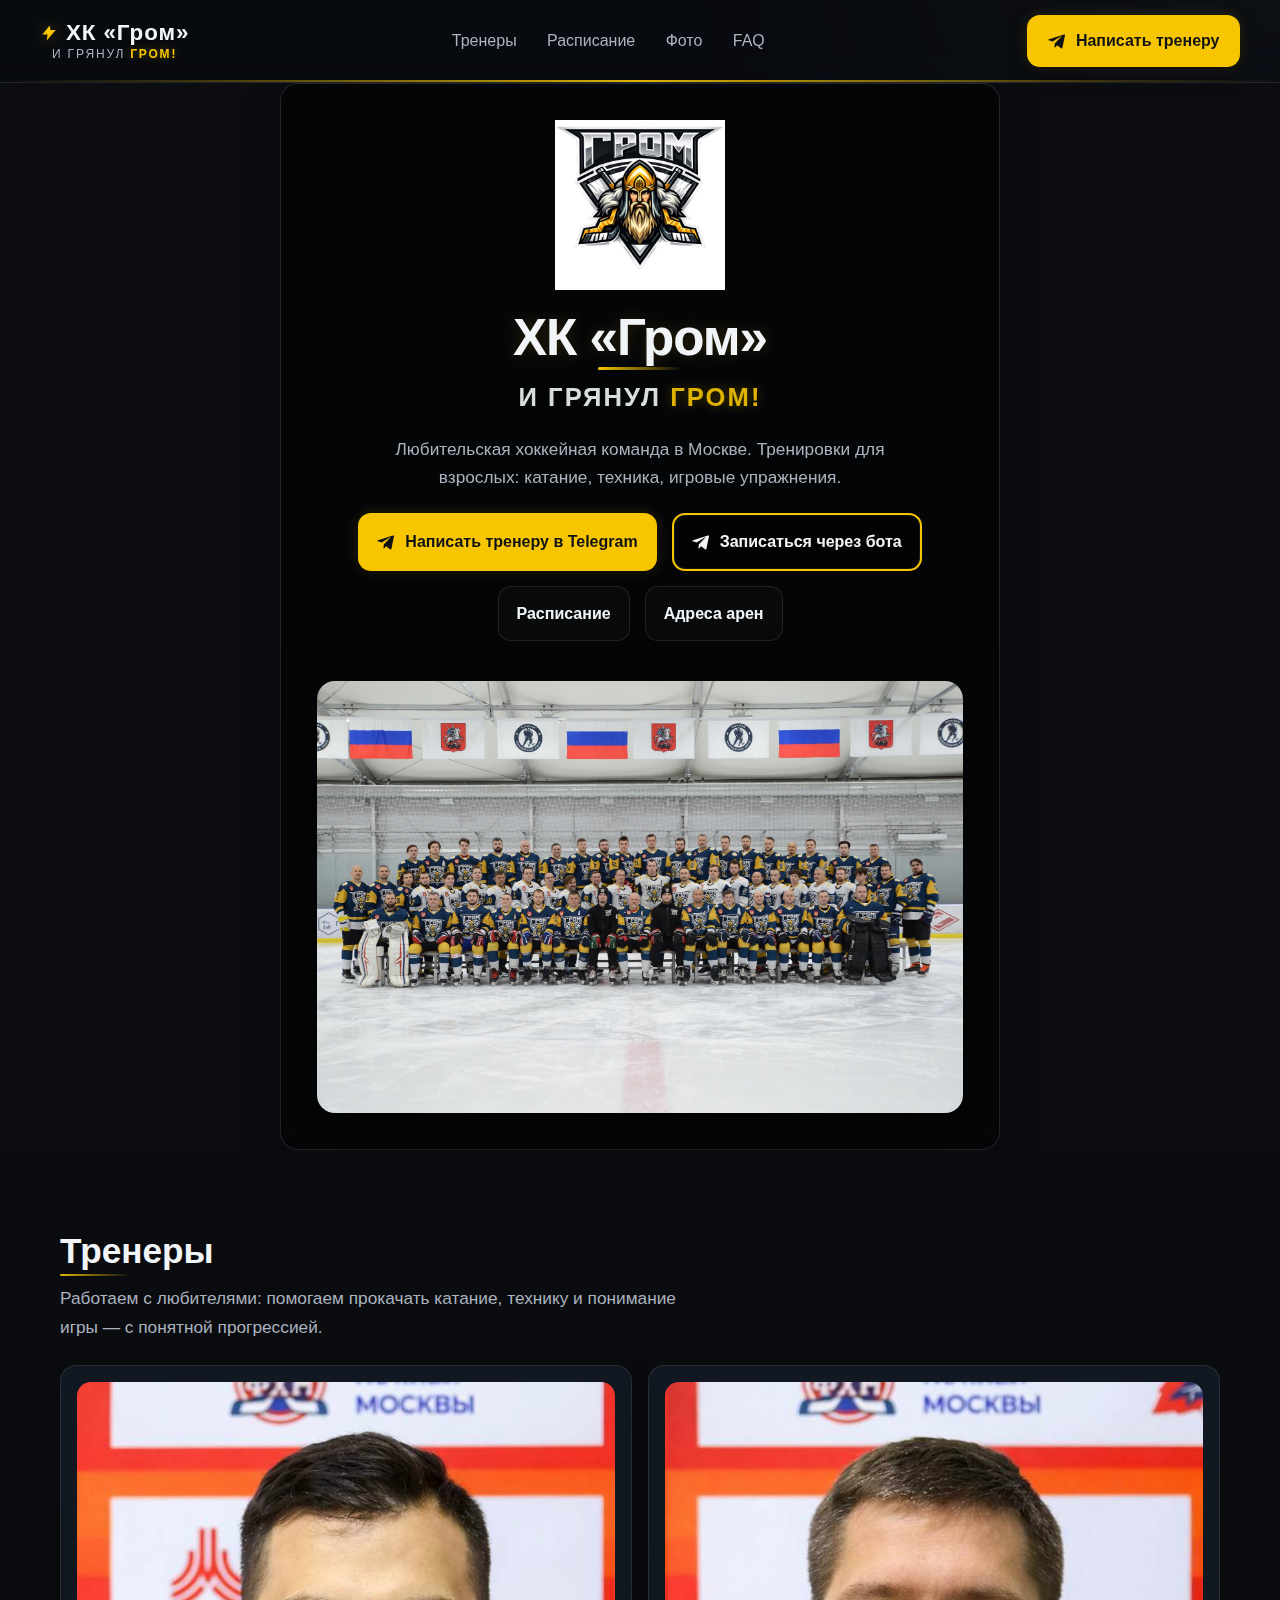
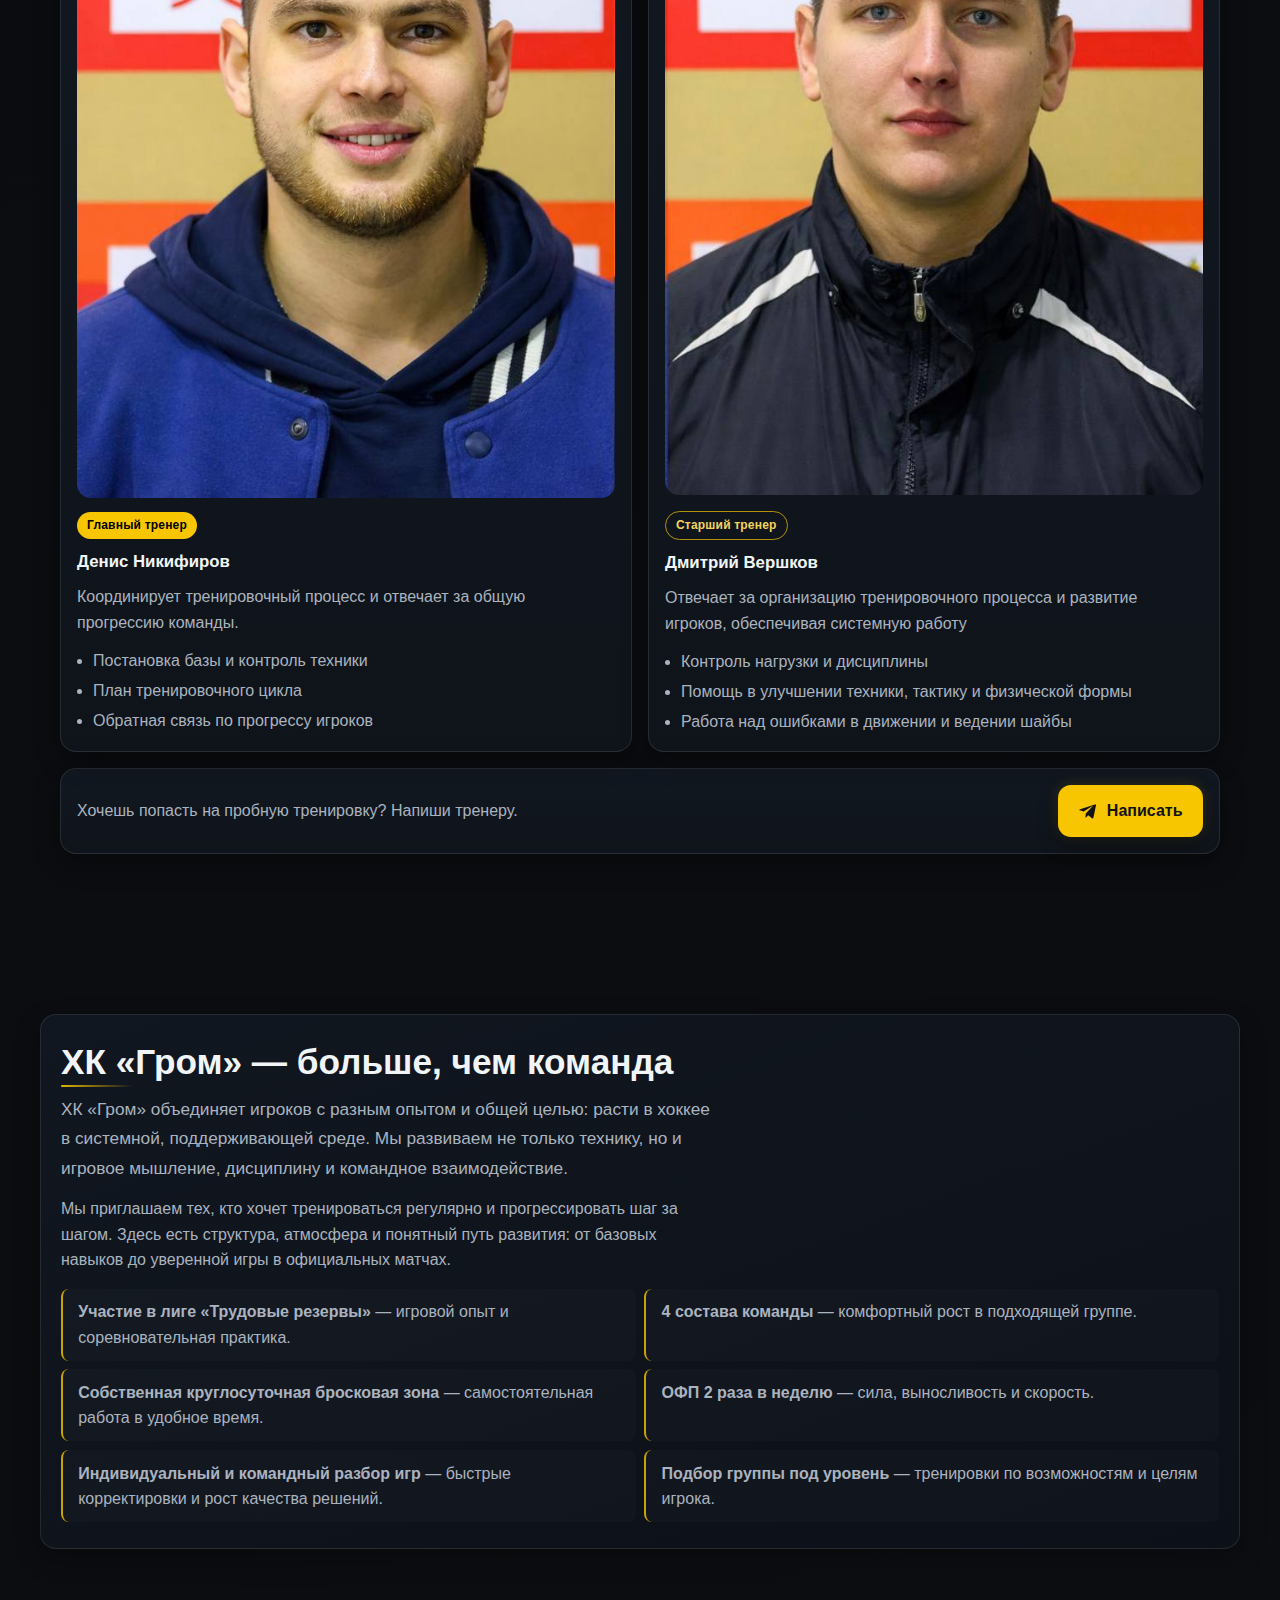
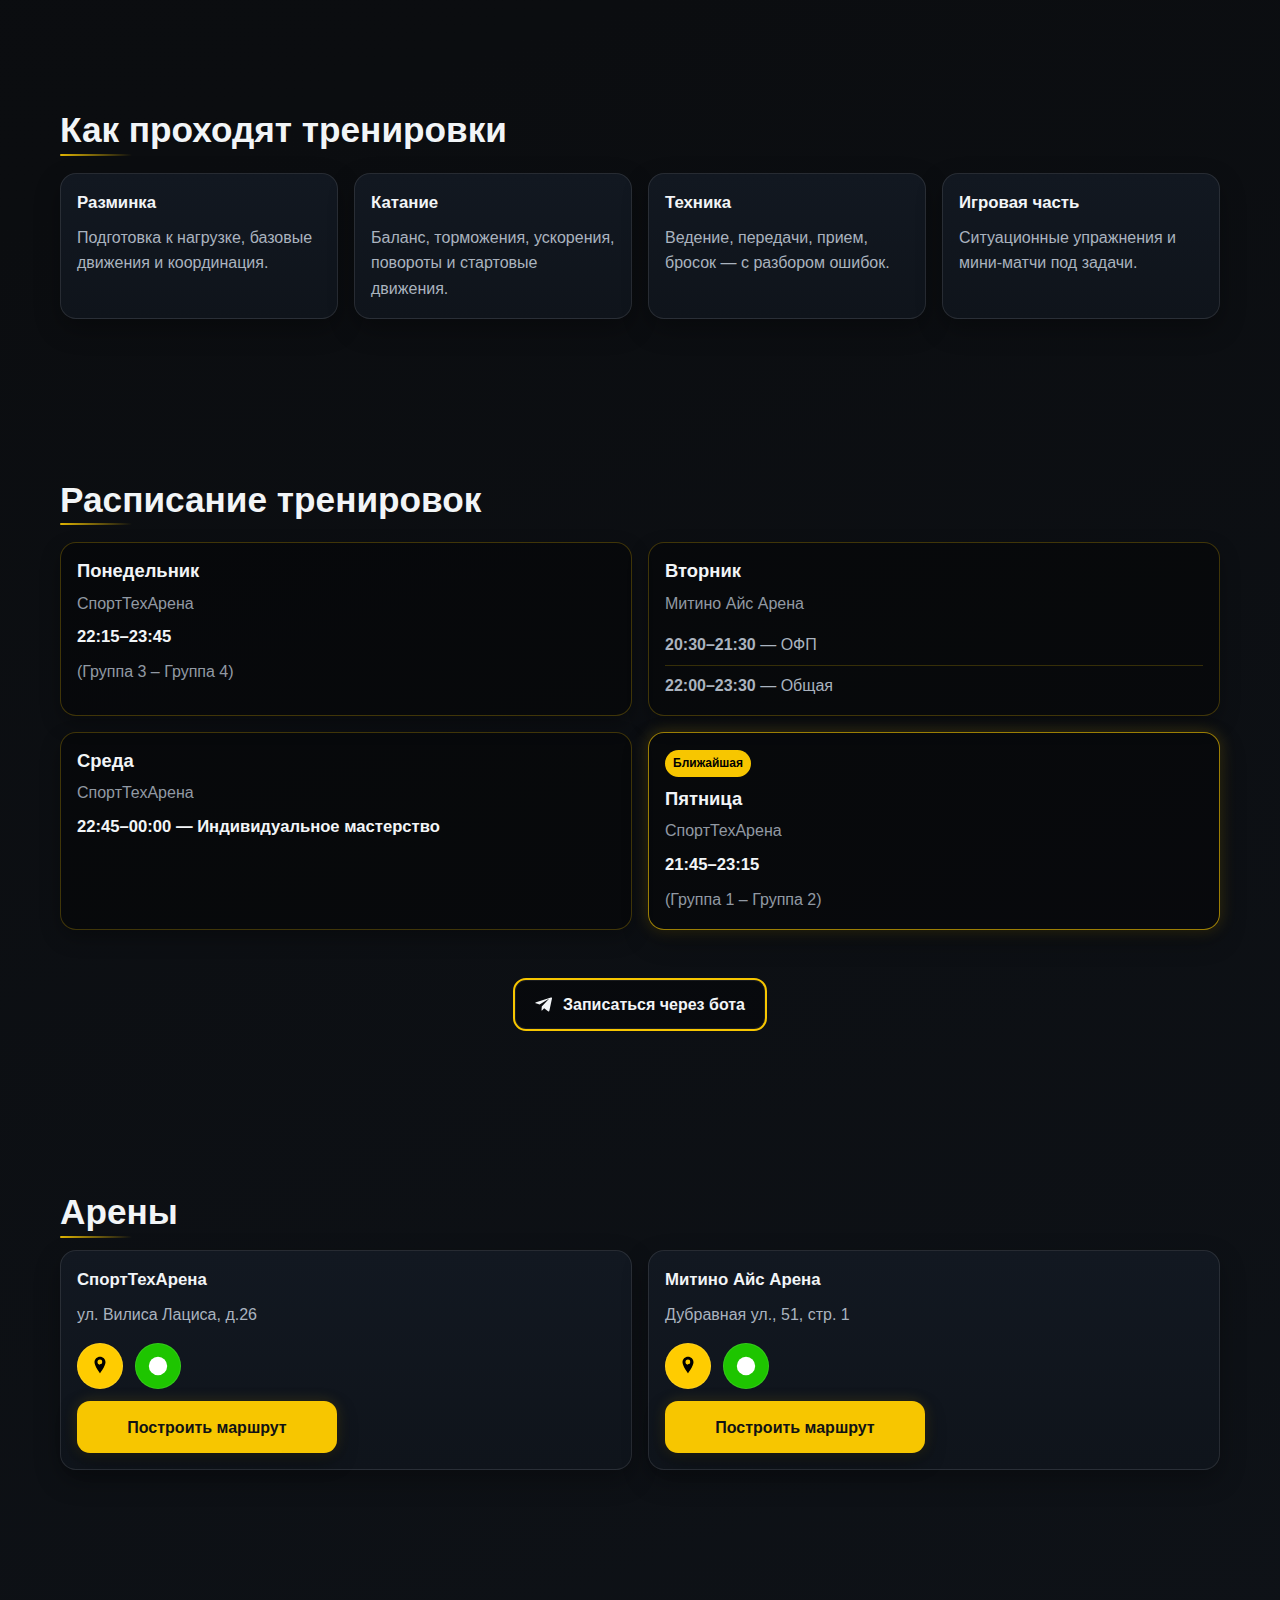
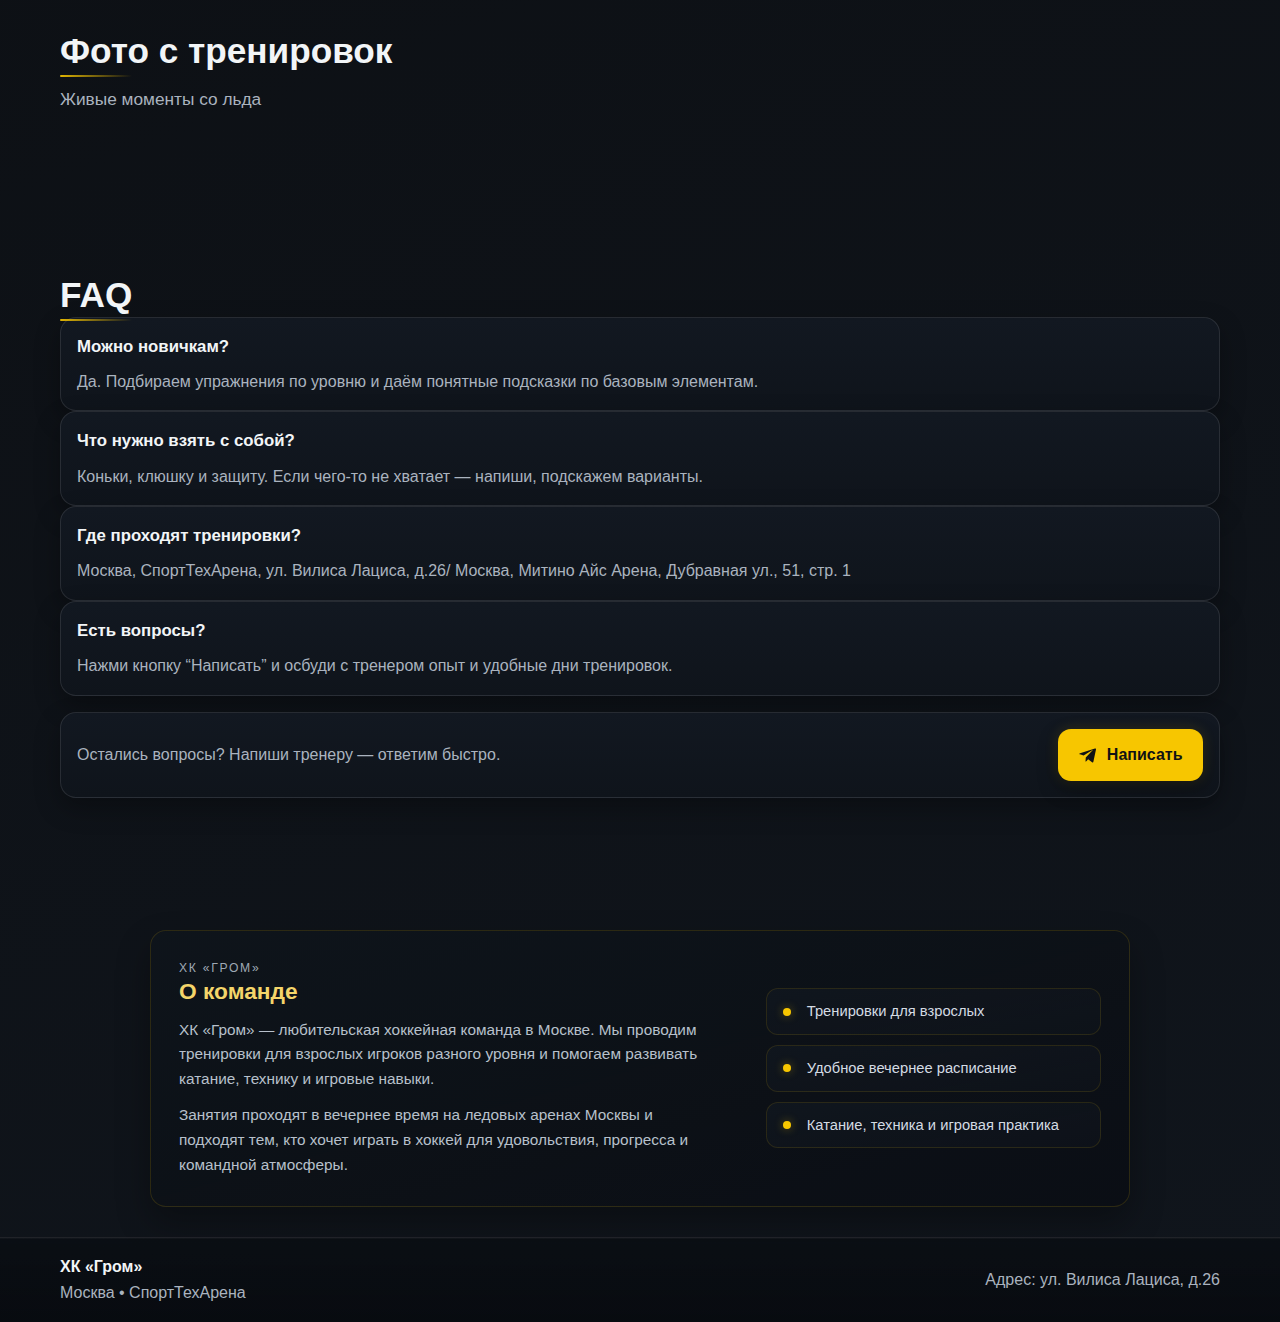
<file: index.html>
<!doctype html>
<html lang="ru">
<head>
  <meta charset="UTF-8">
  <meta name="viewport" content="width=device-width, initial-scale=1.0">
  <title>ХК «Гром» — Любительский хоккейный клуб | Тренировки в Москве</title>
  <meta name="description" content="ХК «Гром» — любительский хоккейный клуб. Расписание тренировок, тренеры, фото с тренировок, запись через Telegram.">
  <meta name="keywords" content="ХК Гром, хоккей Москва, любительский хоккей, тренировки хоккей, хоккейная команда Москва">
  <meta name="robots" content="index, follow">
  <link rel="canonical" href="https://iliagvozdiuk-collab.github.io/hcgrom/">
  <meta property="og:title" content="ХК «Гром» — Любительский хоккейный клуб">
  <meta property="og:description" content="Расписание тренировок, тренеры и запись через Telegram.">
  <meta property="og:type" content="website">
  <meta property="og:url" content="https://iliagvozdiuk-collab.github.io/hcgrom/">
  <meta property="og:image" content="https://iliagvozdiuk-collab.github.io/hcgrom/assets/og.jpg">
  <meta name="theme-color" content="#0b0b0b">
  <meta name="twitter:card" content="summary_large_image">
  <meta name="twitter:title" content="ХК «Гром» — Любительская хоккейная команда в Москве">
  <meta name="twitter:description" content="Тренировки для взрослых: катание, техника, игровые упражнения. Расписание и запись на тренировки.">
  <meta name="twitter:image" content="https://iliagvozdiuk-collab.github.io/mylanding/assets/training/01.jpg">
  <link rel="icon" type="image/png" href="assets/favicon.png">
  <link rel="shortcut icon" href="assets/favicon.png">
  <link rel="apple-touch-icon" href="assets/favicon.png">
  <link rel="stylesheet" href="styles.css">
  <script>
    const TG_COACH_USERNAME = "hcgrom";
    const TG_BOT_USERNAME = "hcgrom_bot";

    const TG_COACH_TEXT = "🏒 Привет! Хочу уточнить детали по тренировкам ХК «Гром».\nМой уровень: ...";

    const TG_BOT_TEXT = "🏒 Хочу записаться на тренировку ХК «Гром».\nМой уровень: ...\nУдобные дни: ...";

    const TG_COACH_LINK = `https://t.me/${TG_COACH_USERNAME}?text=${encodeURIComponent(TG_COACH_TEXT)}`;
    const TG_BOT_LINK = `https://t.me/${TG_BOT_USERNAME}`;

    document.addEventListener("DOMContentLoaded", () => {
      document.querySelectorAll("[data-telegram-coach]").forEach((link) => {
        link.href = TG_COACH_LINK;
      });

      document.querySelectorAll("[data-telegram-bot]").forEach((link) => {
        link.href = TG_BOT_LINK;
      });

      const heroImage = document.querySelector(".hero-image");
      const lightbox = document.querySelector("#lightbox");
      const lightboxImage = lightbox ? lightbox.querySelector(".lightbox__img") : null;
      const lightboxOverlay = lightbox ? lightbox.querySelector(".lightbox__overlay") : null;
      const lightboxClose = lightbox ? lightbox.querySelector(".lightbox__close") : null;

      const openLightbox = () => {
        if (!heroImage || !lightbox || !lightboxImage) {
          return;
        }

        lightboxImage.src = heroImage.src;
        lightboxImage.alt = heroImage.alt || "";
        document.body.style.overflow = "hidden";
        document.body.classList.add("is-lightbox-open");
        lightbox.hidden = false;
      };

      const closeLightbox = () => {
        if (!lightbox || !lightboxImage) {
          return;
        }

        document.body.style.overflow = "";
        document.body.classList.remove("is-lightbox-open");
        lightbox.hidden = true;
        lightboxImage.src = "";
      };

      if (heroImage && lightbox && lightboxImage) {
        heroImage.addEventListener("click", openLightbox);

        if (lightboxOverlay) {
          lightboxOverlay.addEventListener("click", closeLightbox);
        }

        if (lightboxClose) {
          lightboxClose.addEventListener("click", closeLightbox);
        }

        document.addEventListener("keydown", (event) => {
          if (event.key === "Escape" && !lightbox.hidden) {
            closeLightbox();
          }
        });
      }

      const gallery = document.querySelector(".gallery");
      const galleryTrack = gallery ? gallery.querySelector(".gallery__track") : null;
      const gallerySlides = galleryTrack ? Array.from(galleryTrack.querySelectorAll(".gallery__slide")) : [];
      const prevBtn = gallery ? gallery.querySelector(".gallery__btn--prev") : null;
      const nextBtn = gallery ? gallery.querySelector(".gallery__btn--next") : null;

      if (gallery && galleryTrack && gallerySlides.length) {
        let currentIndex = 0;
        let autoplayId = null;
        let touchStartX = null;

        const updateSlider = () => {
          galleryTrack.style.transform = `translateX(-${currentIndex * 100}%)`;
        };

        const goNext = () => {
          currentIndex = (currentIndex + 1) % gallerySlides.length;
          updateSlider();
        };

        const goPrev = () => {
          currentIndex = (currentIndex - 1 + gallerySlides.length) % gallerySlides.length;
          updateSlider();
        };

        const startAutoplay = () => {
          if (autoplayId) {
            return;
          }
          autoplayId = window.setInterval(goNext, 3000);
        };

        const stopAutoplay = () => {
          if (!autoplayId) {
            return;
          }
          window.clearInterval(autoplayId);
          autoplayId = null;
        };

        if (nextBtn) {
          nextBtn.addEventListener("click", goNext);
        }

        if (prevBtn) {
          prevBtn.addEventListener("click", goPrev);
        }

        if (window.matchMedia("(hover: hover) and (pointer: fine)").matches) {
          gallery.addEventListener("mouseenter", stopAutoplay);
          gallery.addEventListener("mouseleave", startAutoplay);
        }

        gallery.addEventListener("touchstart", (event) => {
          touchStartX = event.changedTouches[0].clientX;
        }, { passive: true });

        gallery.addEventListener("touchend", (event) => {
          if (touchStartX === null) {
            return;
          }

          const touchEndX = event.changedTouches[0].clientX;
          const diffX = touchEndX - touchStartX;

          if (Math.abs(diffX) > 50) {
            if (diffX > 0) {
              goPrev();
            } else {
              goNext();
            }
          }

          touchStartX = null;
        }, { passive: true });

        updateSlider();
        startAutoplay();
      }

      const scheduleSection = document.querySelector("#schedule");
      if (!scheduleSection) {
        return;
      }

      const cards = Array.from(scheduleSection.querySelectorAll(".schedule-card"));
      const now = new Date();

      const parsed = cards
        .map((card) => {
          const dowRaw = card.dataset.dow;
          const startRaw = card.dataset.start;
          if (!dowRaw || !startRaw) {
            return null;
          }

          const dow = Number(dowRaw);
          const match = /^([01]\d|2[0-3]):([0-5]\d)$/.exec(startRaw);
          if (!Number.isInteger(dow) || dow < 0 || dow > 6 || !match) {
            return null;
          }

          const hours = Number(match[1]);
          const minutes = Number(match[2]);

          const next = new Date(now);
          const diffDays = (dow - now.getDay() + 7) % 7;
          next.setDate(now.getDate() + diffDays);
          next.setHours(hours, minutes, 0, 0);
          if (next <= now) {
            next.setDate(next.getDate() + 7);
          }

          return { card, nextAt: next };
        })
        .filter(Boolean);

      if (!parsed.length) {
        return;
      }

      cards.forEach((card) => {
        card.classList.remove("is-next");
        const existingBadge = card.querySelector(".schedule-badge");
        if (existingBadge) {
          existingBadge.remove();
        }
      });

      parsed.sort((a, b) => a.nextAt - b.nextAt);
      const nextCard = parsed[0].card;
      nextCard.classList.add("is-next");

      if (!nextCard.querySelector(".schedule-badge")) {
        const badge = document.createElement("div");
        badge.className = "schedule-badge";
        badge.setAttribute("aria-label", "Ближайшая тренировка");
        badge.textContent = "Ближайшая";
        nextCard.prepend(badge);
      }
    });
  </script>
</head>
<body>
  <header class="header">
    <div class="container header__inner">
      <a class="logo" href="#top" aria-label="ХК «Гром» — на главную">
        <div class="header-brand">
          <span class="header-title">
            <span class="header-title__icon" aria-hidden="true">
              <svg viewBox="0 0 24 24" class="bolt" focusable="false" aria-hidden="true">
                <path fill="currentColor" d="M13 2L3 14h7l-1 8 12-14h-7l-1-6z"></path>
              </svg>
            </span>
            ХК «Гром»
          </span>
          <span class="header-slogan">И грянул <strong>ГРОМ!</strong></span>
        </div>
      </a>

      <nav class="nav" aria-label="Навигация">
        <a class="nav__link" href="#coaches">Тренеры</a>
        <a class="nav__link" href="#schedule">Расписание</a>
        <a class="nav__link" href="#gallery">Фото</a>
        <a class="nav__link" href="#faq">FAQ</a>
      </nav>

      <a class="btn btn--primary" data-telegram-coach href="https://t.me/hcgrom" target="_blank" rel="noopener noreferrer">
        <svg class="btn__icon" viewBox="0 0 24 24" width="18" height="18" aria-hidden="true">
          <path fill="currentColor" d="M9.04 15.36l-.38 5.35c.54 0 .77-.23 1.04-.51l2.5-2.39 5.18 3.79c.95.52 1.63.25 1.87-.88l3.39-15.9h.01c.29-1.35-.49-1.88-1.41-1.53L1.44 9.59C.14 10.1.16 10.82 1.22 11.15l4.9 1.53 11.38-7.17c.53-.32 1.02-.14.62.18"/>
        </svg>
        Написать тренеру
      </a>
    </div>
  </header>

  <main id="top">
    <!-- HERO -->
    <section class="hero" aria-label="ХК «Гром» — витрина команды">
      <div class="hero__storm" aria-hidden="true"></div>
      <div class="container hero__inner">
        <div class="hero__content">
          <img class="hero__logo" src="assets/logo.png" alt="ХК «Гром» — логотип" decoding="async" />
          <h1 class="hero__title">ХК «Гром»</h1>
          <p class="hero__slogan">И грянул <span>ГРОМ!</span></p>
          <p class="hero__subtitle">
            Любительская хоккейная команда в Москве. Тренировки для взрослых: катание, техника, игровые упражнения.
          </p>

          <div class="hero__actions">
            <a class="btn btn--primary" data-telegram-coach href="https://t.me/hcgrom" target="_blank" rel="noopener noreferrer">
              <svg class="btn__icon" viewBox="0 0 24 24" width="18" height="18" aria-hidden="true">
                <path fill="currentColor" d="M9.04 15.36l-.38 5.35c.54 0 .77-.23 1.04-.51l2.5-2.39 5.18 3.79c.95.52 1.63.25 1.87-.88l3.39-15.9h.01c.29-1.35-.49-1.88-1.41-1.53L1.44 9.59C.14 10.1.16 10.82 1.22 11.15l4.9 1.53 11.38-7.17c.53-.32 1.02-.14.62.18"/>
              </svg>
              Написать тренеру в Telegram
            </a>
            <a class="btn btn--bot" data-telegram-bot href="https://t.me/hcgrom_bot" target="_blank" rel="noopener noreferrer">
              <svg class="btn__icon" viewBox="0 0 24 24" width="18" height="18" aria-hidden="true">
                <path fill="currentColor" d="M9.04 15.36l-.38 5.35c.54 0 .77-.23 1.04-.51l2.5-2.39 5.18 3.79c.95.52 1.63.25 1.87-.88l3.39-15.9h.01c.29-1.35-.49-1.88-1.41-1.53L1.44 9.59C.14 10.1.16 10.82 1.22 11.15l4.9 1.53 11.38-7.17c.53-.32 1.02-.14.62.18"/>
              </svg>
              Записаться через бота
            </a>
            <a class="btn btn--ghost" href="#schedule">
              Расписание
            </a>
            <a class="btn btn--ghost" href="#arenas">
              Адреса арен
            </a>
          </div>

          <div class="hero__image-block">
            <div class="hero-image-wrapper">
              <img src="assets/hero/01.jpg" alt="Тренировка ХК Гром" class="hero__image hero-image">
            </div>
          </div>
        </div>

        <div class="hero__media" aria-label="Фото с тренировок (заглушка)">
          <!-- Можно заменить на реальное фото -->
        </div>
      </div>
    </section>

    <!-- COACHES -->
    <section class="section" id="coaches" aria-label="Тренеры">
      <div class="container">
        <h2 class="section__title">Тренеры</h2>
        <p class="section__lead">
          Работаем с любителями: помогаем прокачать катание, технику и понимание игры — с понятной прогрессией.
        </p>

        <div class="grid grid--schedule">
          <article class="card">
            <div class="card__media">
              <img class="card__img" src="assets/coaches/nikiforov_denis.jpeg" alt="Главный тренер ХК «Гром»" loading="lazy" decoding="async">
            </div>
            <div class="card__body">
              <span class="coach-role coach-role--head">Главный тренер</span>
              <h3 class="card__title">Денис Никифиров</h3>
              <p class="card__text">Координирует тренировочный процесс и отвечает за общую прогрессию команды.</p>
              <ul class="list">
                <li>Постановка базы и контроль техники</li>
                <li>План тренировочного цикла</li>
                <li>Обратная связь по прогрессу игроков</li>
              </ul>
            </div>
          </article>

          <article class="card">
            <div class="card__media">
              <img class="card__img" src="assets/coaches/vershkov_dmitrii.jpeg" alt="Старший тренер ХК «Гром»" loading="lazy" decoding="async">
            </div>
            <div class="card__body">
              <span class="coach-role coach-role--senior">Старший тренер</span>
              <h3 class="card__title">Дмитрий Вершков</h3>
              <p class="card__text">Отвечает за организацию тренировочного процесса и развитие игроков, обеспечивая системную работу</p>
              <ul class="list">
                <li>Контроль нагрузки и дисциплины</li>
                <li>Помощь в улучшении техники, тактику и физической формы</li>
                <li>Работа над ошибками в движении и ведении шайбы</li>
              </ul>
            </div>
          </article>

        </div>

        <div class="cta">
          <p class="cta__text">Хочешь попасть на пробную тренировку? Напиши тренеру.</p>
          <a class="btn btn--primary" data-telegram-coach href="https://t.me/hcgrom_bot" target="_blank" rel="noopener noreferrer"><svg class="btn__icon" viewBox="0 0 24 24" width="18" height="18" aria-hidden="true"><path fill="currentColor" d="M9.04 15.36l-.38 5.35c.54 0 .77-.23 1.04-.51l2.5-2.39 5.18 3.79c.95.52 1.63.25 1.87-.88l3.39-15.9h.01c.29-1.35-.49-1.88-1.41-1.53L1.44 9.59C.14 10.1.16 10.82 1.22 11.15l4.9 1.53 11.38-7.17c.53-.32 1.02-.14.62.18"/></svg>Написать</a>
        </div>
      </div>
    </section>

    <section id="about" class="section section--highlight" aria-label="О клубе">
      <div class="container">
        <h2 class="section__title">ХК «Гром» — больше, чем команда</h2>
        <p class="section__lead">
          ХК «Гром» объединяет игроков с разным опытом и общей целью: расти в хоккее в системной, поддерживающей среде.
          Мы развиваем не только технику, но и игровое мышление, дисциплину и командное взаимодействие.
        </p>
        <p class="about__text">
          Мы приглашаем тех, кто хочет тренироваться регулярно и прогрессировать шаг за шагом. Здесь есть структура,
          атмосфера и понятный путь развития: от базовых навыков до уверенной игры в официальных матчах.
        </p>

        <ul class="about__list" aria-label="Преимущества клуба">
          <li><strong>Участие в лиге «Трудовые резервы»</strong> — игровой опыт и соревновательная практика.</li>
          <li><strong>4 состава команды</strong> — комфортный рост в подходящей группе.</li>
          <li><strong>Собственная круглосуточная бросковая зона</strong> — самостоятельная работа в удобное время.</li>
          <li><strong>ОФП 2 раза в неделю</strong> — сила, выносливость и скорость.</li>
          <li><strong>Индивидуальный и командный разбор игр</strong> — быстрые корректировки и рост качества решений.</li>
          <li><strong>Подбор группы под уровень</strong> — тренировки по возможностям и целям игрока.</li>
        </ul>
      </div>
    </section>

    <!-- TRAINING FORMAT -->
    <section class="section" aria-label="Как проходят тренировки">
      <div class="container">
        <h2 class="section__title">Как проходят тренировки</h2>
        <div class="grid grid--features">
          <div class="feature">
            <h3 class="feature__title">Разминка</h3>
            <p class="feature__text">Подготовка к нагрузке, базовые движения и координация.</p>
          </div>
          <div class="feature">
            <h3 class="feature__title">Катание</h3>
            <p class="feature__text">Баланс, торможения, ускорения, повороты и стартовые движения.</p>
          </div>
          <div class="feature">
            <h3 class="feature__title">Техника</h3>
            <p class="feature__text">Ведение, передачи, прием, бросок — с разбором ошибок.</p>
          </div>
          <div class="feature">
            <h3 class="feature__title">Игровая часть</h3>
            <p class="feature__text">Ситуационные упражнения и мини-матчи под задачи.</p>
          </div>
        </div>
      </div>
    </section>

    <!-- SCHEDULE -->
    <section class="section" id="schedule" aria-label="Расписание тренировок">
      <div class="container">
        <h2 class="section__title">Расписание тренировок</h2>

        <div class="grid grid--schedule">
          <article class="schedule-card" data-dow="1" data-start="22:15" data-end="23:45">
            <h3 class="schedule-card__title">Понедельник</h3>
            <p class="schedule-card__sub">СпортТехАрена</p>
            <p class="schedule-card__text"><strong>22:15–23:45</strong></p>
            <p class="schedule-card__sub">(Группа 3 – Группа 4)</p>
          </article>

          <article class="schedule-card" data-dow="2" data-start="20:30" data-end="23:30">
            <h3 class="schedule-card__title">Вторник</h3>
            <p class="schedule-card__sub">Митино Айс Арена</p>
            <ul class="schedule-card__slots">
              <li class="schedule-slot"><strong>20:30–21:30</strong> — ОФП</li>
              <li class="schedule-slot"><strong>22:00–23:30</strong> — Общая</li>
            </ul>
          </article>

          <article class="schedule-card" data-dow="3" data-start="23:45" data-end="00:00">
            <h3 class="schedule-card__title">Среда</h3>
            <p class="schedule-card__sub">СпортТехАрена</p>
            <p class="schedule-card__text"><strong>22:45–00:00</strong> — Индивидуальное мастерство</p>
          </article>

          <article class="schedule-card" data-dow="5" data-start="21:45" data-end="23:15">
            <h3 class="schedule-card__title">Пятница</h3>
            <p class="schedule-card__sub">СпортТехАрена</p>
            <p class="schedule-card__text"><strong>21:45–23:15</strong></p>
            <p class="schedule-card__sub">(Группа 1 – Группа 2)</p>
          </article>
        </div>

        <div class="schedule-cta">
          <a class="btn btn--bot"
             data-telegram-bot
             href="https://t.me/hcgrom_bot"
             target="_blank"
             rel="noopener noreferrer">
             <svg class="btn__icon" viewBox="0 0 24 24" width="18" height="18" aria-hidden="true">
               <path fill="currentColor" d="M9.04 15.36l-.38 5.35c.54 0 .77-.23 1.04-.51l2.5-2.39 5.18 3.79c.95.52 1.63.25 1.87-.88l3.39-15.9h.01c.29-1.35-.49-1.88-1.41-1.53L1.44 9.59C.14 10.1.16 10.82 1.22 11.15l4.9 1.53 11.38-7.17c.53-.32 1.02-.14.62.18"/>
             </svg>
             Записаться через бота
          </a>
        </div>
      </div>
    </section>

    <section id="arenas" class="section" aria-label="Арены">
      <div class="container">
        <h2 class="section__title">Арены</h2>
        <div class="arenas-grid">
          <article class="card arena-card">
            <h3 class="card__title">СпортТехАрена</h3>
            <p class="card__text">ул. Вилиса Лациса, д.26</p>
            <div class="arena-map">
              <div class="arena-map__icons">
                <a href="https://yandex.ru/maps/?text=СпортТехАрена%20ул.%20Вилиса%20Лациса%2C%2026"
                   target="_blank" rel="noopener noreferrer"
                   class="map-icon map-icon--yandex"
                   aria-label="Открыть в Яндекс Картах">
                   <svg viewBox="0 0 24 24" class="map-icon__svg" aria-hidden="true">
                     <path fill="currentColor" d="M12 2C8.69 2 6 4.69 6 8c0 4.25 6 12 6 12s6-7.75 6-12c0-3.31-2.69-6-6-6zm0 8.5A2.5 2.5 0 1 1 12 5a2.5 2.5 0 0 1 0 5z"/>
                   </svg>
                </a>

                <a href="https://2gis.ru/search/СпортТехАрена%20ул.%20Вилиса%20Лациса%2026"
                   target="_blank" rel="noopener noreferrer"
                   class="map-icon map-icon--2gis"
                   aria-label="Открыть в 2ГИС">
                   <svg viewBox="0 0 24 24" class="map-icon__svg" aria-hidden="true">
                     <circle cx="12" cy="12" r="10" fill="currentColor"/>
                     <circle cx="12" cy="12" r="5" fill="white"/>
                   </svg>
                </a>
              </div>

              <a class="btn btn--primary arena-route"
                 href="https://yandex.ru/maps/?rtext=~СпортТехАрена%20ул.%20Вилиса%20Лациса%2C%2026&rtt=auto&mode=routes"
                 target="_blank" rel="noopener noreferrer">
                 Построить маршрут
              </a>
            </div>
          </article>

          <article class="card arena-card">
            <h3 class="card__title">Митино Айс Арена</h3>
            <p class="card__text">Дубравная ул., 51, стр. 1</p>
            <div class="arena-map">
              <div class="arena-map__icons">
                <a href="https://yandex.ru/maps/?text=Митино%20Айс%20Арена%20Дубравная%20ул.%2C%2051%2C%20стр.%201"
                   target="_blank" rel="noopener noreferrer"
                   class="map-icon map-icon--yandex"
                   aria-label="Открыть в Яндекс Картах">
                   <svg viewBox="0 0 24 24" class="map-icon__svg" aria-hidden="true">
                     <path fill="currentColor" d="M12 2C8.69 2 6 4.69 6 8c0 4.25 6 12 6 12s6-7.75 6-12c0-3.31-2.69-6-6-6zm0 8.5A2.5 2.5 0 1 1 12 5a2.5 2.5 0 0 1 0 5z"/>
                   </svg>
                </a>

                <a href="https://2gis.ru/search/Митино%20Айс%20Арена%20Дубравная%2051%20стр%201"
                   target="_blank" rel="noopener noreferrer"
                   class="map-icon map-icon--2gis"
                   aria-label="Открыть в 2ГИС">
                   <svg viewBox="0 0 24 24" class="map-icon__svg" aria-hidden="true">
                     <circle cx="12" cy="12" r="10" fill="currentColor"/>
                     <circle cx="12" cy="12" r="5" fill="white"/>
                   </svg>
                </a>
              </div>

              <a class="btn btn--primary arena-route"
                 href="https://yandex.ru/maps/?rtext=~Москва%2C%20Дубравная%20ул.%2C%2051%2C%20стр.%201&rtt=auto&mode=routes"
                 target="_blank" rel="noopener noreferrer">
                 Построить маршрут
              </a>
            </div>
          </article>
        </div>
      </div>
    </section>

    <!-- GALLERY -->
    <section class="section" id="gallery" aria-label="Фото с тренировок">
      <div class="container">
        <h2 class="section__title">Фото с тренировок</h2>
        <p class="section__lead">Живые моменты со льда</p>

        <div class="gallery">
          <div class="gallery__track">
            <img class="gallery__img gallery__slide" src="assets/training/01.jpg" alt="ХК «Гром» — тренировка, фото 1" loading="lazy" decoding="async">
            <img class="gallery__img gallery__slide" src="assets/training/02.jpg" alt="ХК «Гром» — тренировка, фото 2" loading="lazy" decoding="async">
            <img class="gallery__img gallery__slide" src="assets/training/03.jpg" alt="ХК «Гром» — тренировка, фото 3" loading="lazy" decoding="async">
            <img class="gallery__img gallery__slide" src="assets/training/04.jpg" alt="ХК «Гром» — тренировка, фото 4" loading="lazy" decoding="async">
            <img class="gallery__img gallery__slide" src="assets/training/05.jpg" alt="ХК «Гром» — тренировка, фото 5" loading="lazy" decoding="async">
            <img class="gallery__img gallery__slide" src="assets/training/06.jpg" alt="ХК «Гром» — тренировка, фото 6" loading="lazy" decoding="async">
            <img class="gallery__img gallery__slide" src="assets/training/07.jpg" alt="ХК «Гром» — тренировка, фото 7" loading="lazy" decoding="async">
            <img class="gallery__img gallery__slide" src="assets/training/08.jpg" alt="ХК «Гром» — тренировка, фото 8" loading="lazy" decoding="async">
            <img class="gallery__img gallery__slide" src="assets/training/09.jpg" alt="ХК «Гром» — тренировка, фото 9" loading="lazy" decoding="async">
            <img class="gallery__img gallery__slide" src="assets/training/10.jpg" alt="ХК «Гром» — тренировка, фото 10" loading="lazy" decoding="async">
            <img class="gallery__img gallery__slide" src="assets/training/11.jpg" alt="ХК «Гром» — тренировка, фото 11" loading="lazy" decoding="async">
          </div>

          <button class="gallery__btn gallery__btn--prev" aria-label="Предыдущее фото">‹</button>
          <button class="gallery__btn gallery__btn--next" aria-label="Следующее фото">›</button>
        </div>
      </div>
    </section>

    <!-- FAQ -->
    <section class="section" id="faq" aria-label="Частые вопросы">
      <div class="container">
        <h2 class="section__title">FAQ</h2>

        <div class="faq">
          <div class="faq__item">
            <h3 class="faq__q">Можно новичкам?</h3>
            <p class="faq__a">Да. Подбираем упражнения по уровню и даём понятные подсказки по базовым элементам.</p>
          </div>
          <div class="faq__item">
            <h3 class="faq__q">Что нужно взять с собой?</h3>
            <p class="faq__a">Коньки, клюшку и защиту. Если чего-то не хватает — напиши, подскажем варианты.</p>
          </div>
          <div class="faq__item">
            <h3 class="faq__q">Где проходят тренировки?</h3>
            <p class="faq__a">Москва, СпортТехАрена, ул. Вилиса Лациса, д.26/ Москва, Митино Айс Арена, Дубравная ул., 51, стр. 1 </p>
          </div>
          <div class="faq__item">
            <h3 class="faq__q">Есть вопросы?</h3>
            <p class="faq__a">Нажми кнопку “Написать” и осбуди с тренером опыт и удобные дни тренировок.</p>
          </div>
        </div>

        <div class="cta">
          <p class="cta__text">Остались вопросы? Напиши тренеру — ответим быстро.</p>
          <a class="btn btn--primary" data-telegram-coach href="https://t.me/hcgrom" target="_blank" rel="noopener noreferrer"><svg class="btn__icon" viewBox="0 0 24 24" width="18" height="18" aria-hidden="true"><path fill="currentColor" d="M9.04 15.36l-.38 5.35c.54 0 .77-.23 1.04-.51l2.5-2.39 5.18 3.79c.95.52 1.63.25 1.87-.88l3.39-15.9h.01c.29-1.35-.49-1.88-1.41-1.53L1.44 9.59C.14 10.1.16 10.82 1.22 11.15l4.9 1.53 11.38-7.17c.53-.32 1.02-.14.62.18"/></svg>Написать</a>
        </div>
      </div>
    </section>
  </main>

  <section class="final-info" aria-label="О команде">
    <div class="container">
      <div class="final-info__card">
        <div class="final-info__content">
          <p class="final-info__eyebrow">ХК «Гром»</p>
          <h2 class="final-info__title">О команде</h2>
          <p>
            ХК «Гром» — любительская хоккейная команда в Москве. Мы проводим тренировки для взрослых игроков разного уровня
            и помогаем развивать катание, технику и игровые навыки.
          </p>
          <p>
            Занятия проходят в вечернее время на ледовых аренах Москвы и подходят тем, кто хочет играть в хоккей
            для удовольствия, прогресса и командной атмосферы.
          </p>
        </div>

        <ul class="final-info__list" aria-label="Преимущества ХК Гром">
          <li class="final-info__item">Тренировки для взрослых</li>
          <li class="final-info__item">Удобное вечернее расписание</li>
          <li class="final-info__item">Катание, техника и игровая практика</li>
        </ul>
      </div>
    </div>
  </section>

  <footer class="footer" aria-label="Подвал сайта">
    <div class="container footer__inner">
      <div>
        <strong>ХК «Гром»</strong>
        <div class="muted">Москва • СпортТехАрена</div>
      </div>
      <div class="muted">
        Адрес: ул. Вилиса Лациса, д.26
      </div>
    </div>
  </footer>

  <button id="scrollTopBtn" class="scroll-top" aria-label="Наверх">
    ↑
  </button>
  <script>
    const scrollBtn = document.getElementById("scrollTopBtn");

    window.addEventListener("scroll", () => {
      if (window.scrollY > window.innerHeight * 0.6) {
        scrollBtn.classList.add("show");
      } else {
        scrollBtn.classList.remove("show");
      }
    });

    scrollBtn.addEventListener("click", () => {
      window.scrollTo({
        top: 0,
        behavior: "smooth"
      });
    });
  </script>
  <script>
    // Отключаем восстановление позиции скролла браузером
    if ('scrollRestoration' in history) {
      history.scrollRestoration = 'manual';
    }

    // Принудительно прокручиваем страницу вверх при загрузке
    window.addEventListener('load', () => {
      window.scrollTo(0, 0);
    });
  </script>
  <div class="lightbox" id="lightbox" hidden>
    <div class="lightbox__overlay"></div>
    <img class="lightbox__img" alt="">
  </div>
</body>

</html>
</file>
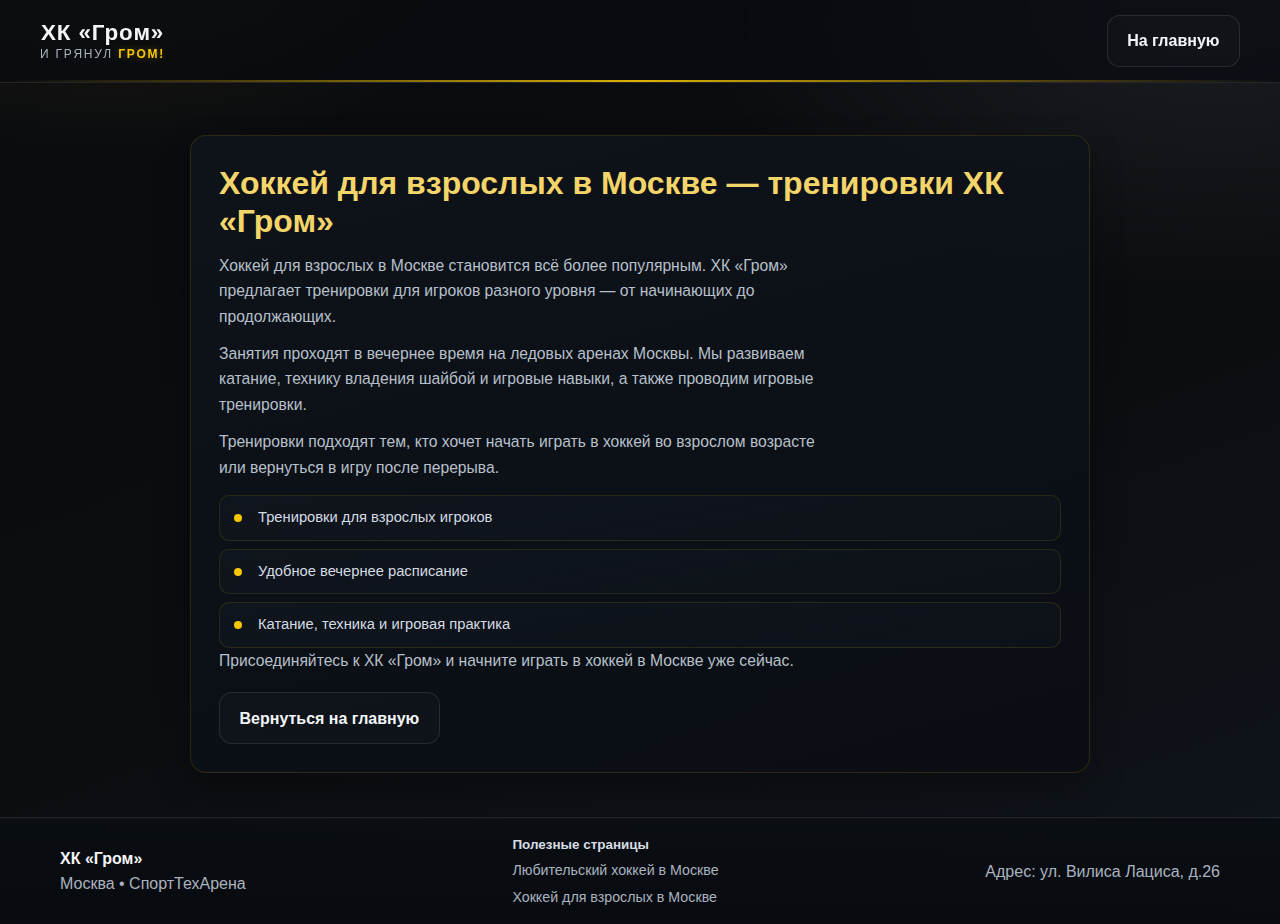
<file: hockey-for-adults.html>
<!doctype html>
<html lang="ru">
<head>
  <meta charset="UTF-8">
  <meta name="viewport" content="width=device-width, initial-scale=1.0">
  <title>Хоккей для взрослых в Москве — ХК «Гром»</title>
  <meta name="description" content="Тренировки по хоккею для взрослых в Москве. ХК «Гром»: катание, техника, игровые упражнения.">
  <meta name="robots" content="index, follow">
  <link rel="canonical" href="https://hcgrom.ru/hockey-for-adults.html">
  <meta name="theme-color" content="#0b0b0b">
  <link rel="icon" type="image/png" href="assets/favicon.png">
  <link rel="stylesheet" href="styles.css">
</head>
<body>
  <header class="header">
    <div class="container header__inner">
      <a class="logo" href="index.html" aria-label="ХК «Гром» — на главную">
        <div class="header-brand">
          <span class="header-title">ХК «Гром»</span>
          <span class="header-slogan">И грянул <strong>ГРОМ!</strong></span>
        </div>
      </a>
      <a class="btn btn--ghost" href="index.html">На главную</a>
    </div>
  </header>

  <main>
    <section class="seo-page" aria-label="Хоккей для взрослых в Москве">
      <div class="container">
        <div class="seo-page__card">
          <h1>Хоккей для взрослых в Москве — тренировки ХК «Гром»</h1>
          <p>
            Хоккей для взрослых в Москве становится всё более популярным. ХК «Гром» предлагает тренировки для игроков разного уровня — от начинающих до продолжающих.
          </p>
          <p>
            Занятия проходят в вечернее время на ледовых аренах Москвы. Мы развиваем катание, технику владения шайбой и игровые навыки, а также проводим игровые тренировки.
          </p>
          <p>
            Тренировки подходят тем, кто хочет начать играть в хоккей во взрослом возрасте или вернуться в игру после перерыва.
          </p>

          <ul class="seo-page__list" aria-label="Преимущества тренировок">
            <li>Тренировки для взрослых игроков</li>
            <li>Удобное вечернее расписание</li>
            <li>Катание, техника и игровая практика</li>
          </ul>

          <p>
            Присоединяйтесь к ХК «Гром» и начните играть в хоккей в Москве уже сейчас.
          </p>

          <div class="seo-page__actions">
            <a class="btn btn--ghost" href="index.html">Вернуться на главную</a>
          </div>
        </div>
      </div>
    </section>
  </main>

  <footer class="footer" aria-label="Подвал сайта">
    <div class="container footer__inner">
      <div>
        <strong>ХК «Гром»</strong>
        <div class="muted">Москва • СпортТехАрена</div>
      </div>
      <nav class="footer-links" aria-label="SEO страницы">
        <span class="footer-links__title">Полезные страницы</span>
        <a href="hockey-moscow.html">Любительский хоккей в Москве</a>
        <a href="hockey-for-adults.html">Хоккей для взрослых в Москве</a>
      </nav>
      <div class="muted">Адрес: ул. Вилиса Лациса, д.26</div>
    </div>
  </footer>
</body>
</html>
</file>
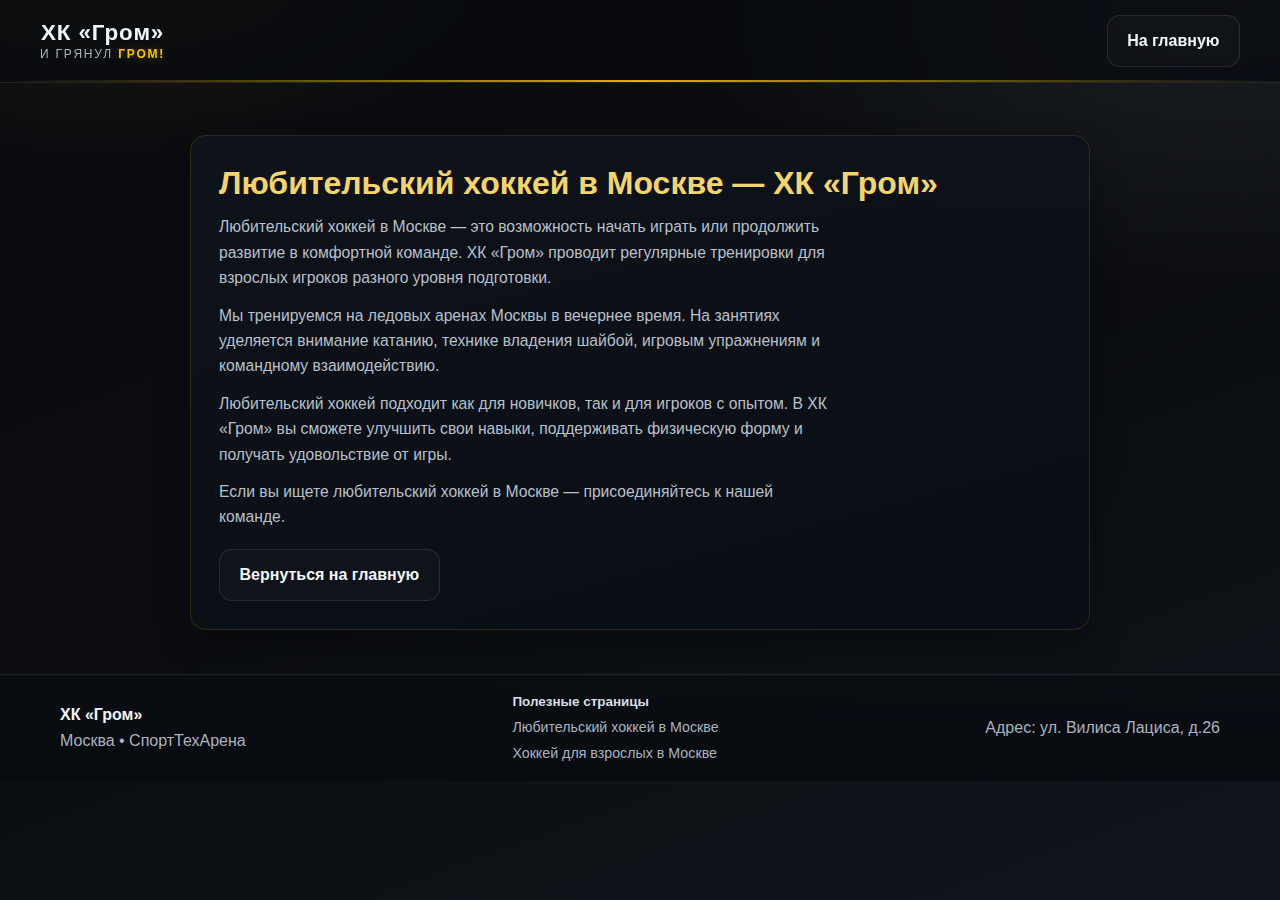
<file: hockey-moscow.html>
<!doctype html>
<html lang="ru">
<head>
  <meta charset="UTF-8">
  <meta name="viewport" content="width=device-width, initial-scale=1.0">
  <title>Любительский хоккей в Москве — ХК «Гром»</title>
  <meta name="description" content="Любительский хоккей в Москве для взрослых. Тренировки ХК «Гром», катание, техника и игровая практика.">
  <meta name="robots" content="index, follow">
  <link rel="canonical" href="https://hcgrom.ru/hockey-moscow.html">
  <meta name="theme-color" content="#0b0b0b">
  <link rel="icon" type="image/png" href="assets/favicon.png">
  <link rel="stylesheet" href="styles.css">
</head>
<body>
  <header class="header">
    <div class="container header__inner">
      <a class="logo" href="index.html" aria-label="ХК «Гром» — на главную">
        <div class="header-brand">
          <span class="header-title">ХК «Гром»</span>
          <span class="header-slogan">И грянул <strong>ГРОМ!</strong></span>
        </div>
      </a>
      <a class="btn btn--ghost" href="index.html">На главную</a>
    </div>
  </header>

  <main>
    <section class="seo-page" aria-label="Любительский хоккей в Москве">
      <div class="container">
        <div class="seo-page__card">
          <h1>Любительский хоккей в Москве — ХК «Гром»</h1>
          <p>
            Любительский хоккей в Москве — это возможность начать играть или продолжить развитие в комфортной команде. ХК «Гром» проводит регулярные тренировки для взрослых игроков разного уровня подготовки.
          </p>
          <p>
            Мы тренируемся на ледовых аренах Москвы в вечернее время. На занятиях уделяется внимание катанию, технике владения шайбой, игровым упражнениям и командному взаимодействию.
          </p>
          <p>
            Любительский хоккей подходит как для новичков, так и для игроков с опытом. В ХК «Гром» вы сможете улучшить свои навыки, поддерживать физическую форму и получать удовольствие от игры.
          </p>
          <p>
            Если вы ищете любительский хоккей в Москве — присоединяйтесь к нашей команде.
          </p>
          <div class="seo-page__actions">
            <a class="btn btn--ghost" href="index.html">Вернуться на главную</a>
          </div>
        </div>
      </div>
    </section>
  </main>

  <footer class="footer" aria-label="Подвал сайта">
    <div class="container footer__inner">
      <div>
        <strong>ХК «Гром»</strong>
        <div class="muted">Москва • СпортТехАрена</div>
      </div>
      <nav class="footer-links" aria-label="SEO страницы">
        <span class="footer-links__title">Полезные страницы</span>
        <a href="hockey-moscow.html">Любительский хоккей в Москве</a>
        <a href="hockey-for-adults.html">Хоккей для взрослых в Москве</a>
      </nav>
      <div class="muted">Адрес: ул. Вилиса Лациса, д.26</div>
    </div>
  </footer>
</body>
</html>
</file>
<file: styles.css>
:root {
  --bg: #0b0d10;
  --bg-soft: #10141a;
  --card: #121821;
  --card2: #0f141b;
  --border: rgba(255, 255, 255, 0.10);
  --text: #f2f5f7;
  --muted: #aab3bf;
  --accent: #f7c600;
  --accent2: #ffd84a;
  --glow: rgba(247, 198, 0, 0.35);

  --radius: 16px;
  --shadow: 0 12px 32px rgba(0, 0, 0, 0.38);
}

* {
  box-sizing: border-box;
}

html {
  scroll-behavior: smooth;
}

html,
body {
  margin: 0;
  padding: 0;
}

body {
  margin: 0;
  min-height: 100vh;
  font-family: "Segoe UI", "Helvetica Neue", Arial, sans-serif;
  color: var(--text);
  line-height: 1.6;
  background:
    radial-gradient(740px 420px at 8% -10%, rgba(247, 198, 0, 0.10) 0%, transparent 60%),
    radial-gradient(820px 460px at 95% 0%, rgba(232, 240, 255, 0.08) 0%, transparent 64%),
    linear-gradient(160deg, #090b0f 0%, var(--bg) 52%, #10151c 100%);
}

a {
  color: inherit;
  text-decoration: none;
}

a:focus-visible,
button:focus-visible,
.btn:focus-visible,
.nav__link:focus-visible {
  outline: 2px solid var(--accent2);
  outline-offset: 2px;
}

.container {
  width: min(100%, 1200px);
  margin: 0 auto;
  padding: 0 1.25rem;
}

.header {
  position: sticky;
  top: 0;
  z-index: 50;
  border-bottom: 1px solid var(--border);
  background: rgba(7, 10, 15, 0.7);
  backdrop-filter: blur(10px);
}

header::after {
  content: "";
  position: absolute;
  left: 0;
  bottom: 0;
  width: 100%;
  height: 2px;
  background: linear-gradient(
    to right,
    transparent 0%,
    rgba(247,198,0,0.25) 15%,
    var(--accent) 50%,
    rgba(247,198,0,0.25) 85%,
    transparent 100%
  );
  opacity: 0.9;
  transform-origin: center;
  animation: headerPulse 6.5s ease-in-out infinite;
}

@keyframes headerPulse {
  0%, 100% { filter: brightness(1); opacity: 0.75; }
  50% { filter: brightness(1.2); opacity: 0.95; }
}

.header__inner {
  min-height: 82px;
  padding: 14px 0;
  display: flex;
  align-items: center;
  justify-content: space-between;
  gap: 1rem;
}

.logo {
  display: inline-flex;
  align-items: center;
}

.header-brand {
  display: inline-flex;
  flex-direction: column;
  align-items: center;
  text-align: center;
  line-height: 1.1;
}

.header-title {
  display: flex;
  align-items: center;
  gap: 8px;
  font-size: 1.4rem;
  font-weight: 800;
  letter-spacing: 0.04em;
  color: var(--text);
}

.header-title__icon {
  display: inline-flex;
  align-items: center;
  justify-content: center;
  width: 18px;
  height: 18px;
  color: var(--accent);
  filter: drop-shadow(0 0 8px var(--glow));
  animation: boltBlink 9s ease-in-out infinite;
}

.header-title__icon .bolt {
  width: 18px;
  height: 18px;
  display: block;
}

@keyframes boltBlink {
  0%, 84%, 100% { opacity: 0.95; transform: translateY(0); }
  85% { opacity: 0.65; transform: translateY(-0.5px); }
  86% { opacity: 1; transform: translateY(0); }
  88% { opacity: 0.75; }
  90% { opacity: 0.98; }
}

.header-slogan {
  font-size: 0.75rem;
  letter-spacing: 0.15em;
  text-transform: uppercase;
  color: var(--muted);
  margin-top: 2px;
}

.header-slogan strong {
  color: var(--accent);
  text-shadow: 0 0 8px var(--glow);
}

.nav {
  display: flex;
  align-items: center;
  gap: 0.3rem;
}

.nav__link {
  padding: 0.45rem 0.8rem;
  border-radius: 10px;
  color: var(--muted);
  transition: color 0.2s ease, background-color 0.2s ease;
}

.nav__link:hover {
  color: var(--text);
  background: rgba(255, 255, 255, 0.08);
}

.hero {
  position: relative;
  width: 100%;
  min-height: 100vh;
  margin: 0;
  padding: 0;
  display: flex;
  align-items: center;
  justify-content: center;
  overflow: hidden;
  background-image: none;
  background: var(--bg);
}

.hero > * {
  position: relative;
  z-index: 1;
}

.hero__inner {
  position: relative;
  z-index: 2;
  display: grid;
  grid-template-columns: 1fr;
  gap: 1.2rem;
  align-items: stretch;
  justify-items: center;
}

.hero__storm {
  position: absolute;
  inset: -20%;
  pointer-events: none;
  z-index: 1;
}

.hero__storm::before,
.hero__storm::after {
  content: "";
  position: absolute;
  opacity: 0;
  mix-blend-mode: screen;
}

.hero__storm::before {
  inset: 0;
  background:
    radial-gradient(44% 34% at 66% 20%, rgba(220, 235, 255, 0.18) 0%, rgba(220, 235, 255, 0) 70%),
    radial-gradient(36% 30% at 58% 32%, rgba(247, 198, 0, 0.1) 0%, rgba(247, 198, 0, 0) 72%);
  filter: blur(12px);
  animation: storm-flash 10.6s ease-in-out infinite;
}

.hero__storm::after {
  top: 8%;
  left: 64%;
  width: 18px;
  height: 72%;
  background:
    linear-gradient(170deg, rgba(235, 245, 255, 0) 0%, rgba(247, 242, 210, 0.88) 24%, rgba(255, 216, 74, 0.82) 60%, rgba(255, 255, 255, 0) 100%);
  clip-path: polygon(42% 0%, 58% 0%, 48% 18%, 64% 18%, 36% 46%, 54% 46%, 34% 74%, 48% 74%, 28% 100%, 14% 100%, 30% 72%, 18% 72%, 36% 45%, 20% 45%, 44% 18%, 32% 18%);
  filter: blur(0.7px);
  transform: rotate(7deg);
  transform-origin: top center;
  animation: storm-bolt 9.4s ease-in-out infinite;
}

@keyframes storm-flash {
  0%,
  70%,
  100% {
    opacity: 0;
  }

  72% {
    opacity: 0.08;
  }

  73.8% {
    opacity: 0;
  }

  75.2% {
    opacity: 0.11;
  }

  77% {
    opacity: 0;
  }
}

@keyframes storm-bolt {
  0%,
  71%,
  100% {
    opacity: 0;
  }

  72.1% {
    opacity: 0.2;
  }

  74% {
    opacity: 0;
  }

  75.4% {
    opacity: 0.22;
  }

  77.3% {
    opacity: 0;
  }
}

.hero__content,
.hero__media {
  border: 1px solid var(--border);
  border-radius: calc(var(--radius) + 2px);
  background: linear-gradient(170deg, rgba(255, 255, 255, 0.03), rgba(255, 255, 255, 0.01));
  box-shadow: 0 14px 34px rgba(0, 0, 0, 0.38), inset 0 0 0 1px rgba(247, 198, 0, 0.10);
}

.hero__content {
  width: min(100%, 720px);
  max-width: 720px;
  margin: 0 auto;
  text-align: center;
  padding: clamp(28px, 4vw, 36px);
  background: rgba(0, 0, 0, 0.55);
  border: 1px solid rgba(255, 255, 255, 0.12);
  border-radius: 18px;
  backdrop-filter: blur(8px);
  box-shadow: 0 16px 38px rgba(0, 0, 0, 0.34);
}

.hero__logo {
  display: block;
  width: clamp(140px, 20vw, 170px);
  height: auto;
  margin: 0 auto clamp(16px, 2.5vw, 20px);
  border-radius: 0;
  border: none;
  background: transparent;
  padding: 0;
}

.hero__title {
  margin: 0;
  font-size: clamp(2.4rem, 4vw, 3.6rem);
  line-height: 1.08;
  letter-spacing: -0.02em;
  color: var(--text);
  text-shadow: 0 0 14px rgba(247, 198, 0, 0.16);
  position: relative;
  display: inline-block;
}

.hero__title::after {
  content: "";
  position: absolute;
  left: 50%;
  transform: translateX(-50%);
  bottom: -0.3rem;
  width: clamp(56px, 10vw, 84px);
  height: 3px;
  border-radius: 99px;
  background: linear-gradient(90deg, var(--accent), transparent);
}

.hero__slogan {
  margin-top: 12px;
  margin-bottom: 18px;
  font-size: clamp(1.2rem, 2vw, 1.6rem);
  font-weight: 600;
  letter-spacing: 0.08em;
  text-transform: uppercase;
  color: var(--text);
  opacity: 0.9;
}

.hero__slogan span {
  color: var(--accent);
  text-shadow: 0 0 12px var(--glow);
}

.hero__subtitle {
  margin: 0.95rem auto 0;
  color: var(--muted);
  font-size: clamp(1.05rem, 1.35vw, 1.15rem);
  line-height: 1.6;
  max-width: 56ch;
}

.hero__meta {
  margin: 1.2rem 0 0;
  padding-left: 1rem;
  color: var(--muted);
}

.hero__meta li + li {
  margin-top: 0.32rem;
}

.hero__actions {
  margin-top: 1.35rem;
  display: flex;
  justify-content: center;
  flex-wrap: wrap;
  gap: 15px;
}

.hero__actions .btn {
  min-height: 52px;
  padding: 14px 18px;
}

.hero__image-block {
  margin-top: 40px;
  display: flex;
  justify-content: center;
}

.hero__image {
  width: 100%;
  max-width: 1000px;
  border-radius: 18px;
  box-shadow: 0 20px 60px rgba(0,0,0,0.5);
  height: auto;
  display: block;
}

.hero__media {
  display: none;
}

.hero__img {
  width: 100%;
  height: auto;
  display: block;
  object-fit: contain;
}

.gallery__img {
  width: 100%;
  height: 100%;
  display: block;
  object-fit: cover;
}

.card__img {
  width: 100%;
  height: 100%;
  display: block;
  object-fit: cover;
  object-position: center;
  border: none;
  box-shadow: none;
}

.section {
  padding: clamp(4rem, 7vw, 5rem) 0;
}

.section__title {
  margin: 0;
  font-size: clamp(1.55rem, 3.8vw, 2.2rem);
  line-height: 1.2;
  color: var(--text);
  position: relative;
  display: inline-block;
}

.section__title::after {
  content: "";
  position: absolute;
  left: 0;
  bottom: -0.28rem;
  width: clamp(48px, 10vw, 72px);
  height: 2px;
  border-radius: 99px;
  background: linear-gradient(90deg, rgba(247, 198, 0, 0.9), transparent);
}

.section__lead {
  margin: 0.75rem 0 0;
  color: var(--muted);
  max-width: 68ch;
  font-size: clamp(1.03rem, 1.35vw, 1.12rem);
  line-height: 1.72;
}

.section--highlight .container {
  border: 1px solid var(--border);
  border-radius: var(--radius);
  padding-top: clamp(1.1rem, 2.2vw, 1.6rem);
  padding-bottom: clamp(1.1rem, 2.2vw, 1.6rem);
  background: linear-gradient(160deg, rgba(18, 24, 33, 0.94), rgba(13, 18, 25, 0.94));
  box-shadow: 0 10px 26px rgba(0, 0, 0, 0.28);
}

.about__text {
  margin: 0.75rem 0 0;
  color: var(--muted);
  max-width: 70ch;
}

.about__list {
  margin: 1rem 0 0;
  padding: 0;
  list-style: none;
  display: grid;
  grid-template-columns: repeat(2, minmax(0, 1fr));
  gap: 0.55rem;
}

.about__list li {
  position: relative;
  padding: 0.65rem 0.75rem 0.65rem 0.95rem;
  border-left: 2px solid rgba(247, 198, 0, 0.8);
  border-radius: 8px;
  background: rgba(255, 255, 255, 0.02);
  color: var(--muted);
  transition: background-color 0.18s ease, border-color 0.18s ease;
}

.about__list li::before {
  content: none;
}

.about__list li:hover {
  background: rgba(247, 198, 0, 0.10);
  border-left-color: var(--accent2);
}

.grid {
  margin-top: 1.35rem;
  display: grid;
  gap: 1rem;
}

.grid--cards {
  grid-template-columns: repeat(3, minmax(0, 1fr));
}

.grid--features {
  grid-template-columns: repeat(4, minmax(0, 1fr));
}

.grid--schedule {
  gap: 16px;
  grid-template-columns: 1fr;
}

.grid--gallery {
  grid-template-columns: repeat(3, minmax(0, 1fr));
}

.card,
.feature,
.schedule-card,
.gallery-item,
.faq__item,
.cta {
  border: 1px solid var(--border);
  border-radius: var(--radius);
  background: linear-gradient(180deg, var(--card), var(--card2));
  box-shadow: 0 10px 26px rgba(0, 0, 0, 0.3);
  transition: transform 0.22s ease, box-shadow 0.22s ease, border-color 0.22s ease;
}

.card:hover,
.feature:hover,
.gallery-item:hover,
.faq__item:hover {
  transform: translateY(-3px);
  border-color: rgba(247, 198, 0, 0.52);
  box-shadow: 0 16px 32px rgba(0, 0, 0, 0.38), 0 0 0 1px rgba(247, 198, 0, 0.20);
}

.card,
.feature,
.schedule-card,
.faq__item,
.gallery-item {
  padding: 1rem;
}

.card__media {
  margin-bottom: 0.85rem;
  aspect-ratio: 3 / 4;
  display: block;
  border-radius: 12px;
  overflow: hidden;
  border: none;
  background: none;
}

#coaches .card__img {
  width: 100%;
  height: auto;
  border-radius: 14px;
  display: block;
}

#coaches .card__media {
  margin-bottom: 12px;
}

.coach-role {
  display: inline-block;
  padding: 4px 10px;
  border-radius: 999px;
  font-size: 12px;
  font-weight: 700;
  letter-spacing: 0.2px;
  margin-bottom: 10px;
  transition: box-shadow 0.18s ease, border-color 0.18s ease, background-color 0.18s ease, color 0.18s ease;
}

.coach-role--head {
  background: var(--accent);
  color: #000;
}

.coach-role--senior {
  background: transparent;
  border: 1px solid rgba(247, 198, 0, 0.7);
  color: #f3d35c;
}

.hero-image {
  cursor: zoom-in;
  transition: transform 0.2s ease;
}

.lightbox {
  position: fixed;
  inset: 0;
  padding: calc(12px + env(safe-area-inset-top))
           calc(12px + env(safe-area-inset-right))
           calc(12px + env(safe-area-inset-bottom))
           calc(12px + env(safe-area-inset-left));
  display: grid;
  place-items: center;
  background: rgba(0, 0, 0, 0.88);
  z-index: 1000;
}

.lightbox[hidden] {
  display: none;
}

.lightbox__img {
  max-width: 100%;
  max-height: 100%;
  width: auto;
  height: auto;
  border-radius: 16px;
  object-fit: contain;
}

.lightbox__overlay {
  position: absolute;
  inset: 0;
}

.lightbox__close {
  position: absolute;
  top: calc(12px + env(safe-area-inset-top));
  right: calc(12px + env(safe-area-inset-right));
  min-width: 40px;
  min-height: 40px;
  width: 40px;
  height: 40px;
  border-radius: 50%;
  border: 1px solid rgba(255, 255, 255, 0.28);
  background: rgba(0, 0, 0, 0.55);
  color: #fff;
  display: inline-flex;
  align-items: center;
  justify-content: center;
  cursor: pointer;
  z-index: 1;
}

@media (hover: hover) {
  .hero-image:hover {
    transform: scale(1.02);
  }
}

@media (max-width: 600px) {
  .lightbox__img {
    border-radius: 12px;
  }

  .lightbox__close {
    min-width: 44px;
    min-height: 44px;
    width: 44px;
    height: 44px;
  }
}

@media (hover: hover) and (pointer: fine) {
  .coach-role--head:hover {
    box-shadow: 0 0 10px rgba(247, 198, 0, 0.28);
  }

  .coach-role--senior:hover {
    border-color: var(--accent2);
    box-shadow: 0 0 10px rgba(247, 198, 0, 0.22);
  }
}

.card__title,
.feature__title,
.schedule-card__title,
.faq__q {
  margin: 0;
  font-size: 1.05rem;
}

.card__text,
.feature__text,
.schedule-card__sub,
.faq__a {
  margin: 0.52rem 0 0;
  color: var(--muted);
}

.schedule-card__text {
  margin: 0.5rem 0 0;
  font-size: 1.04rem;
  font-weight: 600;
}

.schedule-card {
  padding: 16px;
  border-radius: 16px;
  background: rgba(0, 0, 0, 0.38);
  border-color: rgba(247, 198, 0, 0.24);
  box-shadow: 0 8px 20px rgba(0, 0, 0, 0.28);
  transition: transform 0.2s ease, border-color 0.2s ease;
}

.schedule-card__title {
  margin: 0;
  font-size: 1.15rem;
  line-height: 1.25;
}

.schedule-card__sub {
  opacity: 0.85;
}

.schedule-card__slots {
  margin: 0.5rem 0 0;
  padding: 0;
  list-style: none;
  display: grid;
  gap: 8px;
}

.schedule-badge {
  display: inline-block;
  margin-bottom: 10px;
  padding: 4px 8px;
  border-radius: 999px;
  background: var(--accent);
  color: #000;
  font-size: 12px;
  font-weight: 700;
}

.schedule-slot {
  margin: 0;
  padding-top: 0.45rem;
  color: var(--muted);
}

.schedule-slot + .schedule-slot {
  border-top: 1px solid rgba(247, 198, 0, 0.2);
}

.schedule-card.is-next {
  border-color: rgba(247, 198, 0, 0.62);
  box-shadow: 0 10px 26px rgba(0, 0, 0, 0.32), 0 0 16px rgba(247, 198, 0, 0.22);
}

@media (hover: hover) and (pointer: fine) {
  .schedule-card:hover {
    transform: translateY(-2px);
    border-color: rgba(247, 198, 0, 0.5);
  }
}

@media (min-width: 900px) {
  .grid--schedule {
    grid-template-columns: repeat(2, minmax(0, 1fr));
  }
}

.schedule-list {
  margin: 0.8rem 0 0;
  padding: 0;
  list-style: none;
  display: grid;
  gap: 0.52rem;
  color: var(--muted);
}

.schedule-list li {
  position: relative;
  padding-left: 1.05rem;
}

.schedule-list li::before {
  content: "•";
  position: absolute;
  left: 0;
  color: var(--accent);
}

.schedule-price {
  margin-top: 1rem;
  padding: 0.95rem 1rem;
  border: 1px solid var(--border);
  border-radius: 12px;
  background: linear-gradient(180deg, rgba(18, 24, 33, 0.9), rgba(13, 18, 25, 0.9));
}

.schedule-cta {
  margin-top: 48px;
  text-align: center;
}

.arena-map {
  margin-top: 16px;
}

.arena-map__icons {
  display: flex;
  gap: 12px;
  margin-bottom: 12px;
}

.map-icon {
  width: 46px;
  height: 46px;
  border-radius: 50%;
  display: flex;
  align-items: center;
  justify-content: center;
  transition: 0.25s ease;
  border: 1px solid var(--border);
}

.map-icon__svg {
  width: 22px;
  height: 22px;
}

.map-icon--yandex {
  background: #ffcc00;
  color: #000;
}

.map-icon--2gis {
  background: #1ec500;
  color: #fff;
}

.map-icon:hover {
  transform: scale(1.08);
  box-shadow: 0 0 14px var(--glow);
}

.gallery {
  position: relative;
  overflow: hidden;
  border-radius: 18px;
  touch-action: pan-y;
}

.gallery__track {
  display: flex;
  transition: transform 0.6s ease;
  scroll-snap-type: x mandatory;
}

.gallery__slide {
  min-width: 100%;
  height: 420px;
  object-fit: cover;
  scroll-snap-align: center;
}

.gallery__btn {
  position: absolute;
  top: 50%;
  transform: translateY(-50%);
  background: rgba(0, 0, 0, 0.5);
  color: #ffd400;
  border: none;
  font-size: 28px;
  width: 44px;
  height: 44px;
  padding: 6px;
  border-radius: 50%;
  cursor: pointer;
  z-index: 5;
}

.gallery__btn--prev {
  left: 12px;
}

.gallery__btn--next {
  right: 12px;
}

@media (max-width: 600px) {
  .gallery__slide {
    height: 240px;
    border-radius: 14px;
  }

  .gallery__btn {
    width: 36px;
    height: 36px;
    min-width: 36px;
    min-height: 36px;
    font-size: 22px;
  }
}

@media (hover: hover) {
  .gallery__btn:hover {
    background: rgba(0, 0, 0, 0.8);
  }
}

@media (hover: none) {
  .gallery__btn:hover {
    background: rgba(0, 0, 0, 0.5);
  }
}

.arena-route {
  width: 100%;
  max-width: 260px;
}

.arenas-grid {
  margin-top: 1rem;
  display: grid;
  grid-template-columns: repeat(2, minmax(0, 1fr));
  gap: 1rem;
}

.arena-card {
  padding: 1rem;
}

.list {
  margin: 0.75rem 0 0;
  padding-left: 1rem;
  color: var(--muted);
}

.list li + li {
  margin-top: 0.3rem;
}

.btn {
  display: inline-flex;
  align-items: center;
  gap: 10px;
  justify-content: center;
  min-height: 48px;
  padding: 0.76rem 1.22rem;
  border-radius: 13px;
  border: 1px solid transparent;
  font-weight: 650;
  transition: transform 0.18s ease, box-shadow 0.2s ease, background-color 0.2s ease, border-color 0.2s ease;
}

.btn__icon {
  flex: 0 0 auto;
  width: 18px;
  height: 18px;
  transition: transform 0.2s ease;
}

.btn:hover {
  transform: translateY(-1px);
}

.btn:hover .btn__icon {
  transform: translateX(1px) scale(1.05);
}

.btn:active {
  transform: translateY(0);
}

.btn--primary {
  color: #111214;
  background: var(--accent);
  border-color: rgba(247, 198, 0, 0.62);
  box-shadow: 0 8px 20px rgba(0, 0, 0, 0.35), 0 0 14px rgba(247, 198, 0, 0.16);
}

.btn--primary:hover {
  background: var(--accent2);
  box-shadow: 0 0 20px var(--glow);
}

.btn--ghost {
  color: var(--text);
  border-color: var(--border);
  background: rgba(255, 255, 255, 0.02);
}

.btn--ghost:hover {
  color: var(--accent2);
  border-color: rgba(247, 198, 0, 0.72);
  background: rgba(247, 198, 0, 0.10);
}

.btn--bot {
  border: 2px solid var(--accent);
  background: rgba(0, 0, 0, 0.35);
  color: var(--text);
  box-shadow: 0 0 0 transparent, inset 0 0 0 1px rgba(255, 255, 255, 0.08);
}

.btn--bot:hover {
  background: var(--accent);
  color: #000;
  box-shadow: 0 0 18px var(--glow);
  transform: translateY(-2px);
}

.btn--bot:active {
  transform: translateY(0);
}

.btn--bot:focus-visible {
  outline: 3px solid rgba(255, 216, 74, 0.55);
  outline-offset: 3px;
}

.gallery-item {
  padding: 0;
  overflow: hidden;
  aspect-ratio: 4 / 3;
  border-radius: var(--radius);
}

.gallery__img {
  width: 100%;
  height: 100%;
  object-fit: cover;
  object-position: center 20%;
  filter: saturate(1.04) contrast(1.03);
  transition: transform 0.35s ease;
}

.gallery-item:hover .gallery__img {
  transform: scale(1.03);
}

.cta {
  margin-top: 1rem;
  padding: 1rem;
  display: flex;
  align-items: center;
  justify-content: space-between;
  gap: 0.8rem;
}

.cta__text {
  margin: 0;
  color: var(--muted);
}

.placeholder {
  min-height: 150px;
  display: grid;
  place-items: center;
  text-align: center;
  color: #d7dbe2;
  border-radius: 12px;
  border: 1px solid rgba(247, 198, 0, 0.22);
  background: linear-gradient(160deg, rgba(26, 33, 44, 0.86), rgba(16, 21, 29, 0.86));
}

.placeholder--hero {
  min-height: 300px;
}

.footer {
  border-top: 1px solid var(--border);
  background: linear-gradient(180deg, rgba(9, 13, 18, 0.78), rgba(7, 10, 15, 0.92));
  box-shadow: inset 0 1px 0 rgba(255, 255, 255, 0.03);
}

.final-info {
  padding: 52px 0 30px;
}

.final-info__card {
  width: min(100%, 980px);
  margin: 0 auto;
  padding: clamp(20px, 3vw, 28px);
  display: grid;
  grid-template-columns: minmax(0, 1.25fr) minmax(250px, 0.75fr);
  gap: clamp(18px, 2.4vw, 28px);
  border-radius: 16px;
  border: 1px solid rgba(247, 198, 0, 0.14);
  background:
    linear-gradient(165deg, rgba(15, 20, 27, 0.95), rgba(10, 14, 20, 0.92));
  box-shadow: 0 16px 34px rgba(0, 0, 0, 0.3);
}

.final-info__content {
  max-width: 62ch;
  color: #b7c0cb;
  font-size: 0.96rem;
  line-height: 1.62;
}

.final-info__eyebrow {
  margin: 0 0 6px;
  color: #9ea8b4;
  font-size: 0.76rem;
  letter-spacing: 0.14em;
  text-transform: uppercase;
}

.final-info__title {
  margin: 0 0 12px;
  color: #f4d56a;
  font-size: clamp(1.2rem, 2vw, 1.42rem);
  line-height: 1.2;
}

.final-info__content p {
  margin: 0;
}

.final-info__content p + p {
  margin-top: 0.7rem;
}

.final-info__list {
  margin: 0;
  padding: 0;
  list-style: none;
  display: grid;
  gap: 10px;
  align-content: center;
}

.final-info__item {
  position: relative;
  padding: 12px 12px 12px 40px;
  border-radius: 12px;
  border: 1px solid rgba(247, 198, 0, 0.12);
  background: linear-gradient(170deg, rgba(17, 23, 31, 0.86), rgba(14, 19, 26, 0.8));
  color: #d4dbe3;
  font-size: 0.92rem;
  line-height: 1.4;
}

.final-info__item::before {
  content: "";
  position: absolute;
  left: 16px;
  top: 50%;
  width: 8px;
  height: 8px;
  border-radius: 50%;
  background: #f7c600;
  box-shadow: 0 0 10px rgba(247, 198, 0, 0.38);
  transform: translateY(-50%);
}

.seo-mini {
  width: min(100% - 2.5rem, 880px);
  margin: 0 auto 30px;
}

.seo-mini__inner {
  padding: 18px 20px;
  border-radius: 14px;
  border: 1px solid rgba(247, 198, 0, 0.12);
  background: linear-gradient(170deg, rgba(14, 19, 26, 0.9), rgba(10, 14, 19, 0.86));
  box-shadow: 0 10px 26px rgba(0, 0, 0, 0.24);
}

.seo-mini h2 {
  margin: 0 0 8px;
  color: #eecf63;
  font-size: clamp(1.02rem, 1.6vw, 1.18rem);
  line-height: 1.3;
}

.seo-mini p {
  margin: 0;
  color: #b2bcc8;
  font-size: 0.92rem;
  line-height: 1.58;
}

.footer__inner {
  min-height: 84px;
  display: flex;
  align-items: center;
  justify-content: space-between;
  gap: 1rem;
  padding-top: 1rem;
  padding-bottom: 1rem;
}

.footer-links {
  display: grid;
  gap: 0.22rem;
}

.footer-links__title {
  color: #d7dde5;
  font-size: 0.84rem;
  font-weight: 600;
}

.footer-links a {
  color: var(--muted);
  font-size: 0.89rem;
  transition: color 0.2s ease;
}

.footer-links a:hover {
  color: var(--accent2);
}

.muted {
  color: var(--muted);
}

.seo-page {
  padding: 52px 0 44px;
}

.seo-page__card {
  width: min(100%, 900px);
  margin: 0 auto;
  padding: clamp(20px, 3vw, 28px);
  border-radius: 16px;
  border: 1px solid rgba(247, 198, 0, 0.14);
  background: linear-gradient(165deg, rgba(15, 20, 27, 0.95), rgba(10, 14, 20, 0.92));
  box-shadow: 0 16px 34px rgba(0, 0, 0, 0.3);
}

.seo-page h1 {
  margin: 0 0 12px;
  color: #f4d56a;
  font-size: clamp(1.45rem, 2.6vw, 2rem);
  line-height: 1.2;
}

.seo-page p {
  margin: 0;
  color: #b7c0cb;
  font-size: 0.98rem;
  line-height: 1.62;
  max-width: 70ch;
}

.seo-page p + p {
  margin-top: 0.75rem;
}

.seo-page__list {
  margin: 0.95rem 0 0;
  padding: 0;
  list-style: none;
  display: grid;
  gap: 8px;
}

.seo-page__list li {
  position: relative;
  padding: 10px 12px 10px 38px;
  border-radius: 10px;
  border: 1px solid rgba(247, 198, 0, 0.12);
  background: linear-gradient(170deg, rgba(17, 23, 31, 0.84), rgba(14, 19, 26, 0.8));
  color: #d4dbe3;
  font-size: 0.92rem;
}

.seo-page__list li::before {
  content: "";
  position: absolute;
  left: 14px;
  top: 50%;
  width: 8px;
  height: 8px;
  border-radius: 50%;
  background: #f7c600;
  transform: translateY(-50%);
}

.seo-page__actions {
  margin-top: 1.2rem;
  display: flex;
  flex-wrap: wrap;
  gap: 10px;
}

.scroll-top {
  position: fixed;
  bottom: 24px;
  right: 24px;
  width: 48px;
  height: 48px;
  border-radius: 50%;
  border: none;
  background: var(--accent);
  color: #000;
  font-size: 20px;
  font-weight: 700;
  cursor: pointer;
  display: flex;
  align-items: center;
  justify-content: center;
  box-shadow: 0 8px 20px rgba(0,0,0,0.4);
  opacity: 0;
  visibility: hidden;
  transform: translateY(10px);
  transition: 0.3s ease;
  z-index: 999;
}

.scroll-top.show {
  opacity: 1;
  visibility: visible;
  transform: translateY(0);
}

.scroll-top:hover {
  background: var(--accent2);
}

@media (max-width: 1024px) {
  .grid--cards {
    grid-template-columns: repeat(2, minmax(0, 1fr));
  }

  .grid--features {
    grid-template-columns: repeat(2, minmax(0, 1fr));
  }

  .grid--gallery {
    grid-template-columns: repeat(2, minmax(0, 1fr));
  }
}

@media (max-width: 760px) {
  .hero__inner {
    grid-template-columns: 1fr;
  }

  .nav {
    width: 100%;
    flex-wrap: wrap;
    gap: 0.35rem;
  }

  .nav__link {
    padding: 0.38rem 0.65rem;
    font-size: 0.94rem;
  }
}

@media (max-width: 600px) {
  .container {
    padding: 0 0.9rem;
  }

  .arenas-grid {
    grid-template-columns: 1fr;
  }

  .about__list {
    grid-template-columns: 1fr;
  }

  .header__inner {
    min-height: auto;
    padding: 0.75rem 0;
    flex-wrap: wrap;
  }

  .header-title {
    font-size: 1.2rem;
  }

  .header-title__icon,
  .header-title__icon .bolt {
    width: 16px;
    height: 16px;
  }

  .header-slogan {
    font-size: 0.7rem;
  }

  .hero__actions {
    display: flex;
    flex-direction: column;
    align-items: center;
    gap: 12px;
  }

  .hero__actions .btn {
    width: 100%;
    max-width: 360px;
  }

  .hero__image-block {
    margin-top: 24px;
  }

  .hero__content {
    padding: 22px;
  }

  .hero__title {
    font-size: clamp(2rem, 8vw, 2.6rem);
  }

  .btn {
    width: 100%;
  }

  .grid--cards,
  .grid--features,
  .grid--gallery {
    grid-template-columns: 1fr;
  }

  .cta,
  .footer__inner {
    flex-direction: column;
    align-items: flex-start;
  }

  .final-info {
    padding: 40px 0 24px;
  }

  .final-info__card {
    padding: 16px;
    gap: 14px;
    border-radius: 14px;
    grid-template-columns: 1fr;
  }

  .final-info__content {
    font-size: 0.92rem;
  }

  .final-info__title {
    font-size: 1.1rem;
    margin-bottom: 10px;
  }

  .final-info__item {
    padding: 10px 10px 10px 36px;
    font-size: 0.9rem;
  }

  .final-info__item::before {
    left: 14px;
  }

  .seo-mini {
    width: calc(100% - 1.8rem);
    margin-bottom: 20px;
  }

  .seo-mini__inner {
    padding: 14px 15px;
    border-radius: 12px;
  }

  .seo-mini h2 {
    font-size: 1rem;
    margin-bottom: 7px;
  }

  .seo-mini p {
    font-size: 0.9rem;
    line-height: 1.52;
  }

  .seo-page {
    padding: 40px 0 28px;
  }

  .seo-page__card {
    padding: 16px;
    border-radius: 14px;
  }

  .seo-page h1 {
    font-size: 1.26rem;
    margin-bottom: 10px;
  }

  .seo-page p {
    font-size: 0.92rem;
  }

  .seo-page__list li {
    font-size: 0.9rem;
    padding: 10px 10px 10px 34px;
  }

  .seo-page__actions {
    flex-direction: column;
  }
}

@media (max-width: 860px) and (min-width: 601px) {
  .final-info__card {
    grid-template-columns: 1fr;
  }

  .seo-mini {
    width: calc(100% - 1.8rem);
    margin-bottom: 24px;
  }
}

@media (prefers-reduced-motion: reduce) {
  .header-title__icon {
    animation: none;
  }

  header::after {
    animation: none;
  }

  .hero__storm::before,
  .hero__storm::after {
    animation: none;
    opacity: 0;
  }
}
</file>
